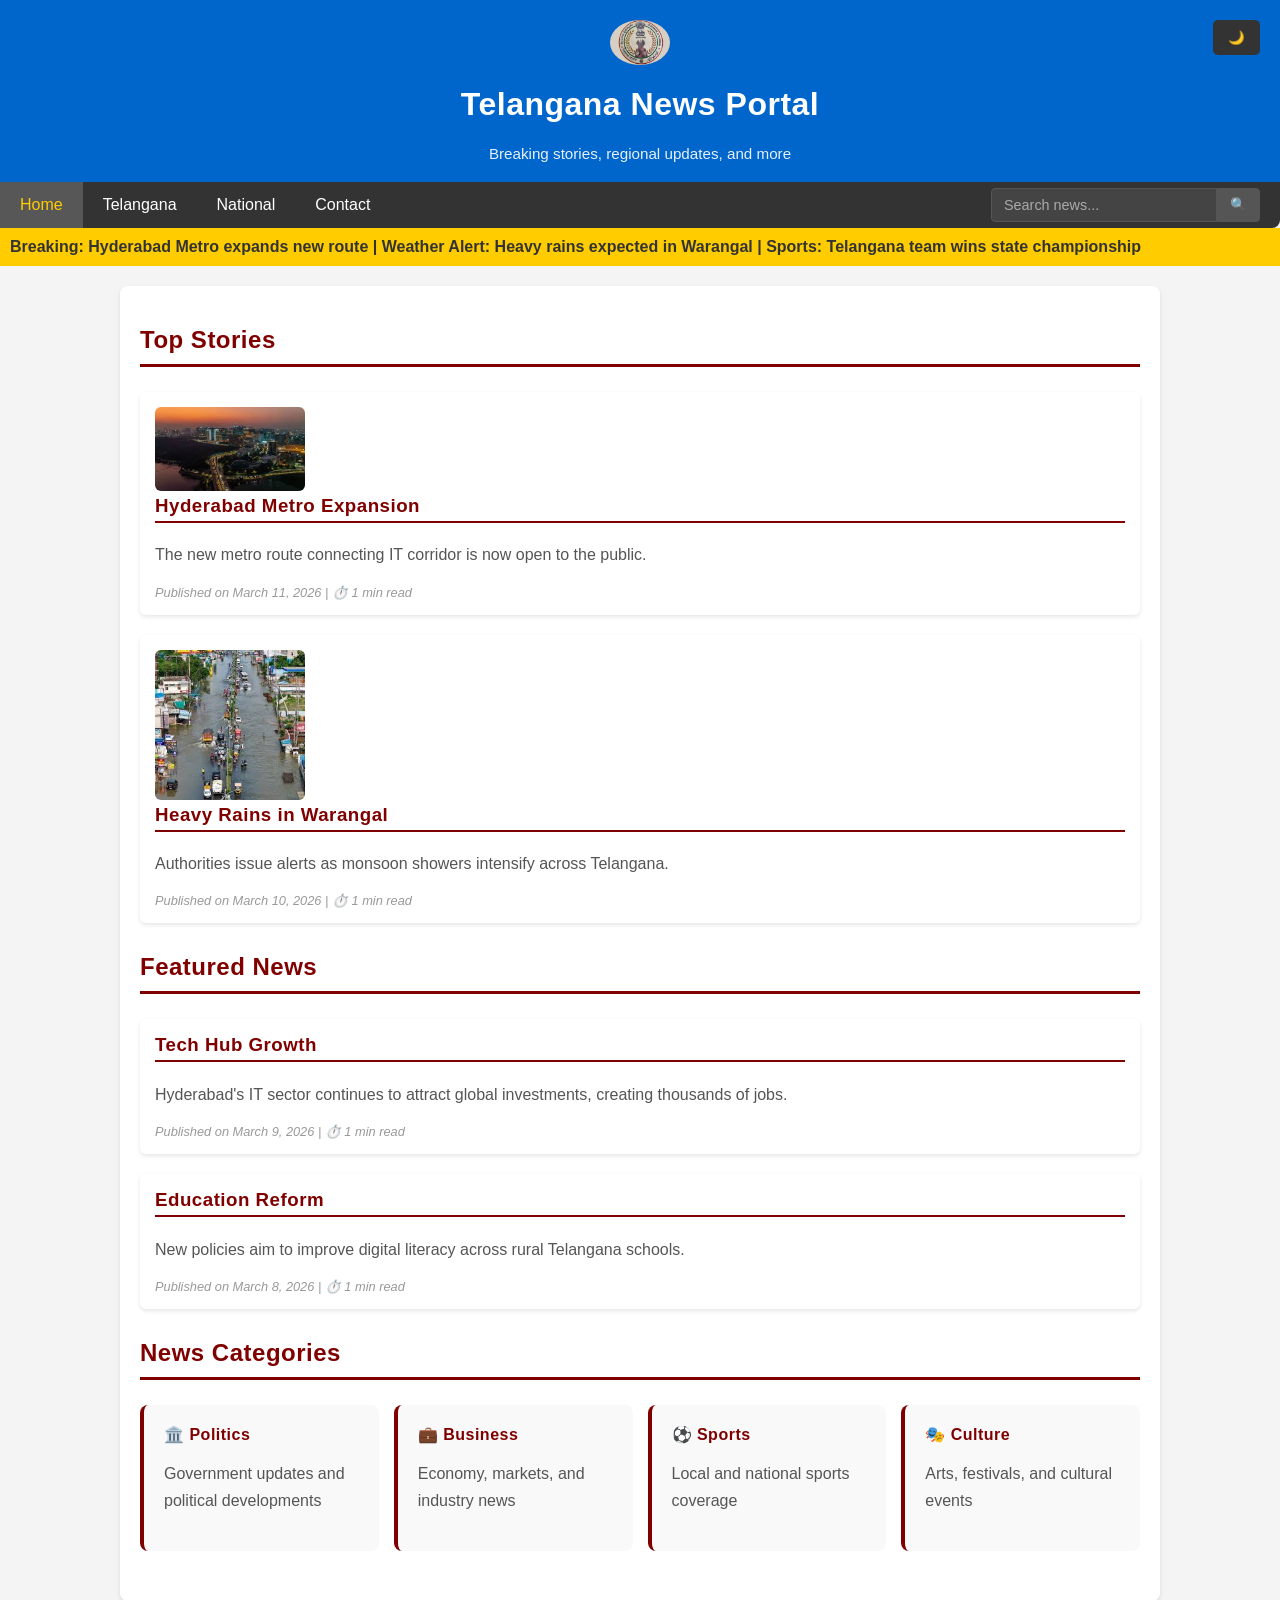
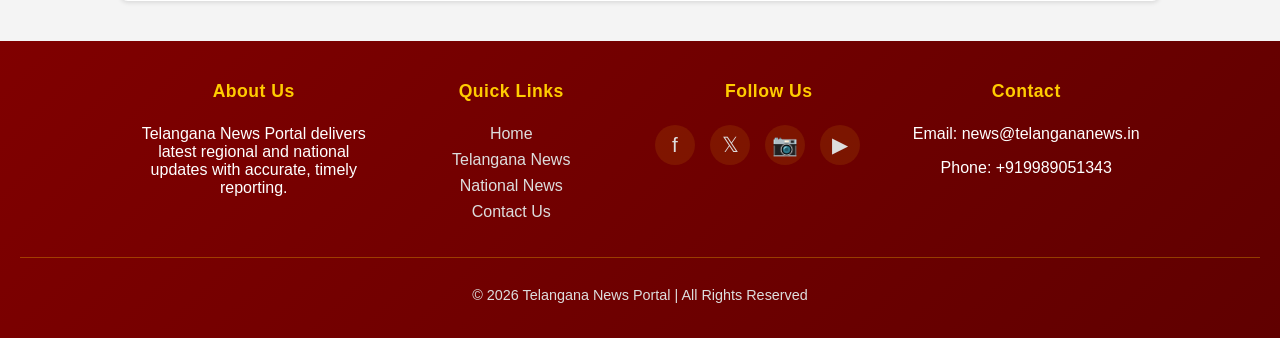
<file: index.html>
<!DOCTYPE html>
<html lang="en">
<head>
  <meta charset="UTF-8">
  <meta name="viewport" content="width=device-width, initial-scale=1.0">
  <title>Telangana News Portal</title>
  <link rel="stylesheet" href="style.css">
  <script src="script.js" defer></script>
</head>
<body>
  <header>
    <img src="telanganalogo.jpg" alt="Telangana News Logo" />
    <h1>Telangana News Portal</h1>
    <p>Breaking stories, regional updates, and more</p>
  </header>

  <nav>
    <a href="index.html">Home</a>
    <a href="telangana.html">Telangana</a>
    <a href="national.html">National</a>
    <a href="contact.html">Contact</a>
    <div class="search-box">
      <input type="text" id="searchInput" placeholder="Search news...">
      <button id="searchBtn">🔍</button>
    </div>
  </nav>

  <!-- Breaking News Ticker -->
  <div class="ticker">
    <div class="ticker-text">
      Breaking: Hyderabad Metro expands new route | 
      Weather Alert: Heavy rains expected in Warangal | 
      Sports: Telangana team wins state championship
    </div>
  </div>

  <main>
    <section id="top-stories">
      <h2>Top Stories</h2>
      <article>
        <img src="hyderabad city.jpg" alt="Hyderabad city view">
        <h3>Hyderabad Metro Expansion</h3>
        <p>The new metro route connecting IT corridor is now open to the public.</p>
        <small>Published on March 11, 2026</small>
      </article>
      <article>
        <img src="warangal rains.jpg" alt="Warangal rains">
        <h3>Heavy Rains in Warangal</h3>
        <p>Authorities issue alerts as monsoon showers intensify across Telangana.</p>
        <small>Published on March 10, 2026</small>
      </article>
    </section>

    <section id="featured">
      <h2>Featured News</h2>
      <article>
        <h3>Tech Hub Growth</h3>
        <p>Hyderabad's IT sector continues to attract global investments, creating thousands of jobs.</p>
        <small>Published on March 9, 2026</small>
      </article>
      <article>
        <h3>Education Reform</h3>
        <p>New policies aim to improve digital literacy across rural Telangana schools.</p>
        <small>Published on March 8, 2026</small>
      </article>
    </section>

    <section id="categories">
      <h2>News Categories</h2>
      <div class="category-grid">
        <div class="category-card">
          <h4>🏛️ Politics</h4>
          <p>Government updates and political developments</p>
        </div>
        <div class="category-card">
          <h4>💼 Business</h4>
          <p>Economy, markets, and industry news</p>
        </div>
        <div class="category-card">
          <h4>⚽ Sports</h4>
          <p>Local and national sports coverage</p>
        </div>
        <div class="category-card">
          <h4>🎭 Culture</h4>
          <p>Arts, festivals, and cultural events</p>
        </div>
      </div>
    </section>
  </main>

  <footer>
    <div class="footer-container">
      <div class="footer-section">
        <h4>About Us</h4>
        <p>Telangana News Portal delivers latest regional and national updates with accurate, timely reporting.</p>
      </div>
      <div class="footer-section">
        <h4>Quick Links</h4>
        <ul>
          <li><a href="index.html">Home</a></li>
          <li><a href="telangana.html">Telangana News</a></li>
          <li><a href="national.html">National News</a></li>
          <li><a href="contact.html">Contact Us</a></li>
        </ul>
      </div>
      <div class="footer-section">
        <h4>Follow Us</h4>
        <div class="social-links">
          <a href="#" title="Facebook">f</a>
          <a href="#" title="Twitter">𝕏</a>
          <a href="#" title="Instagram">📷</a>
          <a href="#" title="YouTube">▶</a>
        </div>
      </div>
      <div class="footer-section">
        <h4>Contact</h4>
        <p>Email: news@telangananews.in</p>
        <p>Phone: +919989051343</p>
      </div>
    </div>
    <div class="footer-bottom">
      <p>&copy; 2026 Telangana News Portal | All Rights Reserved</p>
    </div>
  </footer>
</body>
</html>
</file>
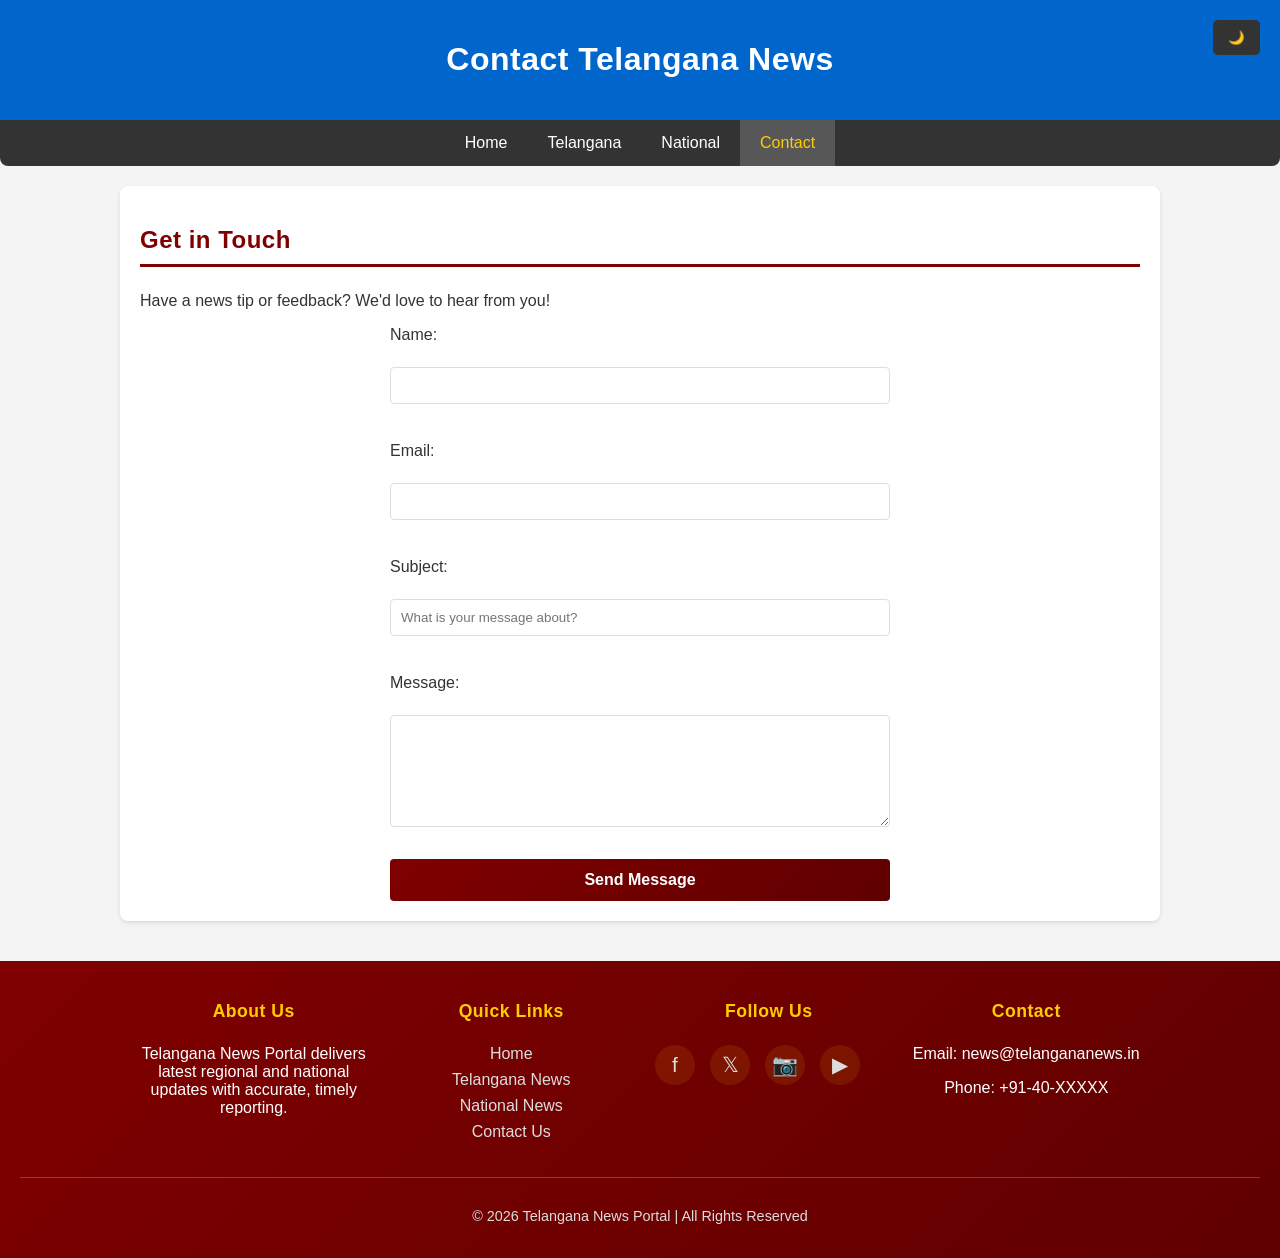
<file: contact.html>
<!DOCTYPE html>
<html lang="en">
<head>
  <meta charset="UTF-8">
  <meta name="viewport" content="width=device-width, initial-scale=1.0">
  <title>Contact Us</title>
  <link rel="stylesheet" href="style.css">
  <script src="script.js" defer></script>
</head>
<body>
  <header>
    <h1>Contact Telangana News</h1>
  </header>

  <nav>
    <a href="index.html">Home</a>
    <a href="telangana.html">Telangana</a>
    <a href="national.html">National</a>
    <a href="contact.html">Contact</a>
  </nav>

  <main>
    <h2>Get in Touch</h2>
    <p>Have a news tip or feedback? We'd love to hear from you!</p>
    <form>
      <label for="name">Name:</label><br>
      <input type="text" name="name" id="name" required><br><br>
      <label for="email">Email:</label><br>
      <input type="email" name="email" id="email" required><br><br>
      <label for="subject">Subject:</label><br>
      <input type="text" name="subject" id="subject" placeholder="What is your message about?"><br><br>
      <label for="message">Message:</label><br>
      <textarea name="message" id="message" rows="6" required></textarea><br><br>
      <button type="submit">Send Message</button>
    </form>
  </main>

  <footer>
    <div class="footer-container">
      <div class="footer-section">
        <h4>About Us</h4>
        <p>Telangana News Portal delivers latest regional and national updates with accurate, timely reporting.</p>
      </div>
      <div class="footer-section">
        <h4>Quick Links</h4>
        <ul>
          <li><a href="index.html">Home</a></li>
          <li><a href="telangana.html">Telangana News</a></li>
          <li><a href="national.html">National News</a></li>
          <li><a href="contact.html">Contact Us</a></li>
        </ul>
      </div>
      <div class="footer-section">
        <h4>Follow Us</h4>
        <div class="social-links">
          <a href="#" title="Facebook">f</a>
          <a href="#" title="Twitter">𝕏</a>
          <a href="#" title="Instagram">📷</a>
          <a href="#" title="YouTube">▶</a>
        </div>
      </div>
      <div class="footer-section">
        <h4>Contact</h4>
        <p>Email: news@telangananews.in</p>
        <p>Phone: +91-40-XXXXX</p>
      </div>
    </div>
    <div class="footer-bottom">
      <p>&copy; 2026 Telangana News Portal | All Rights Reserved</p>
    </div>
  </footer>
</body>
</html>
</file>
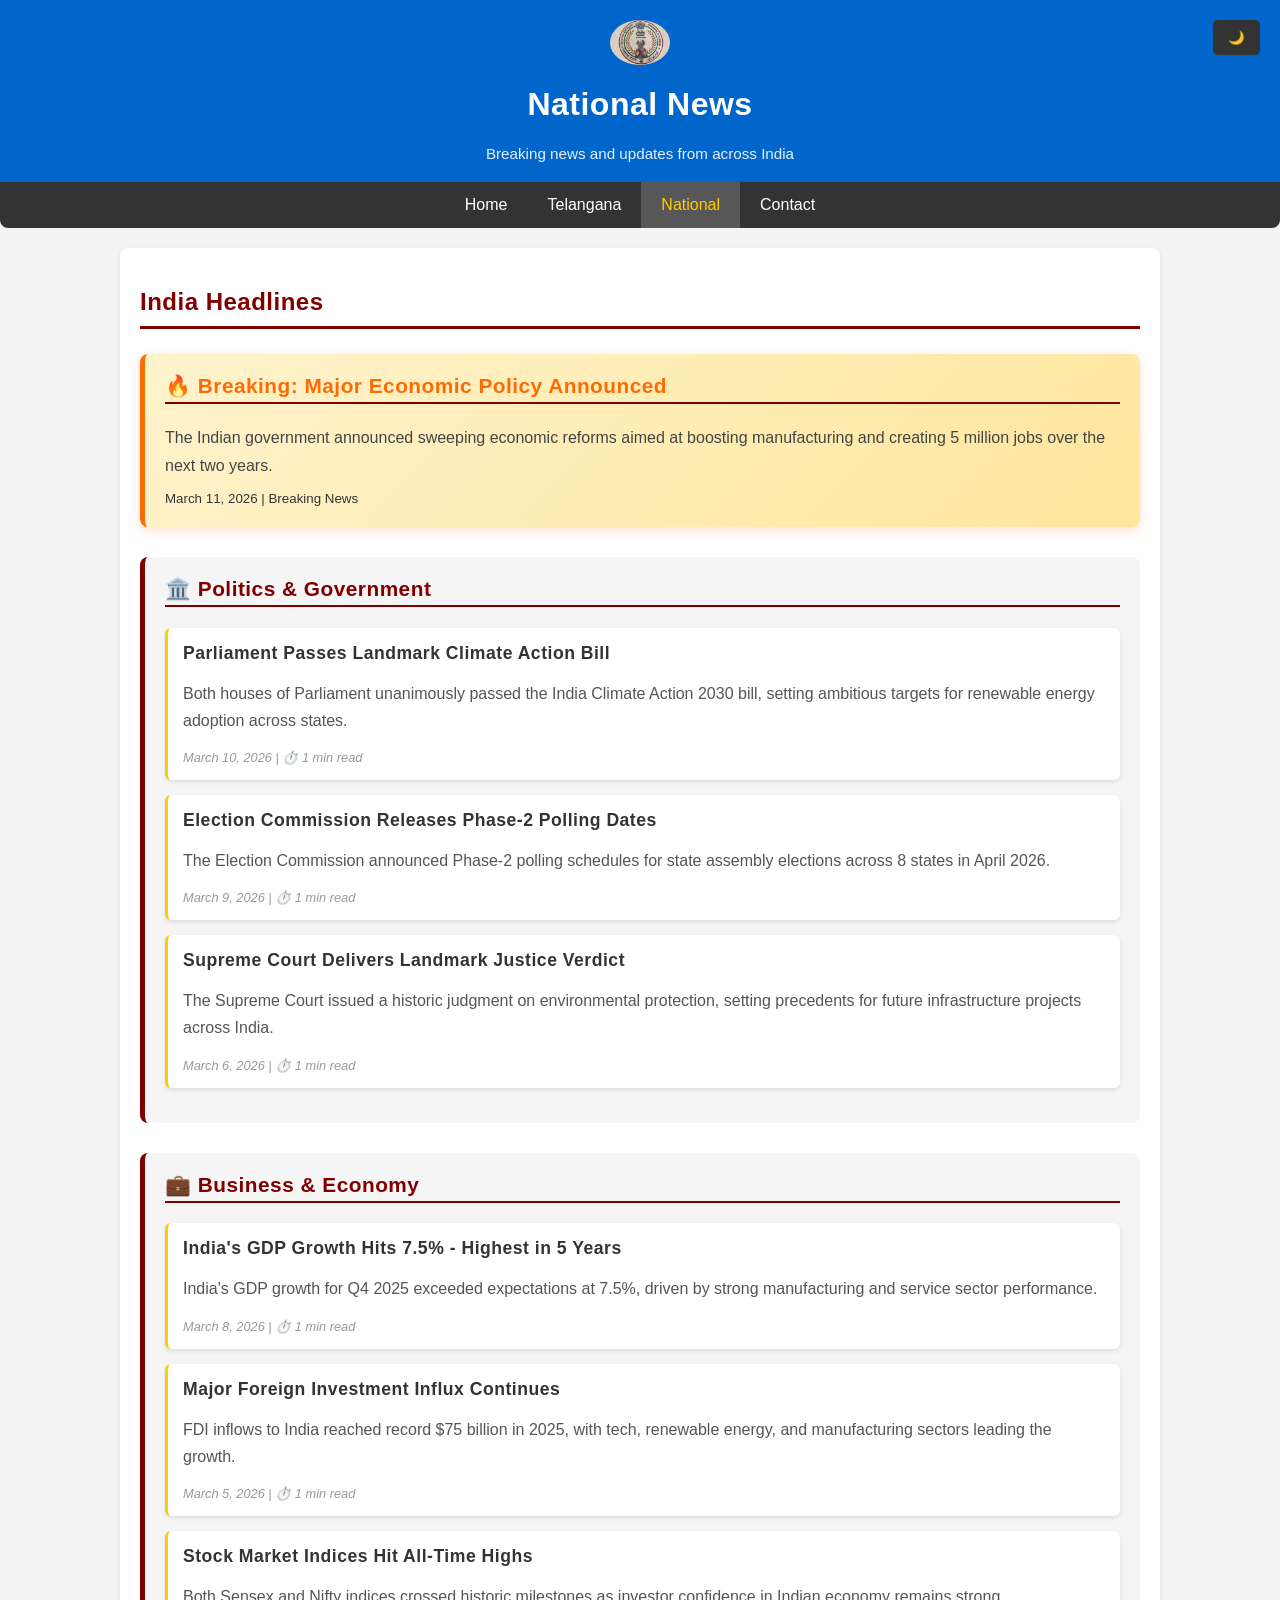
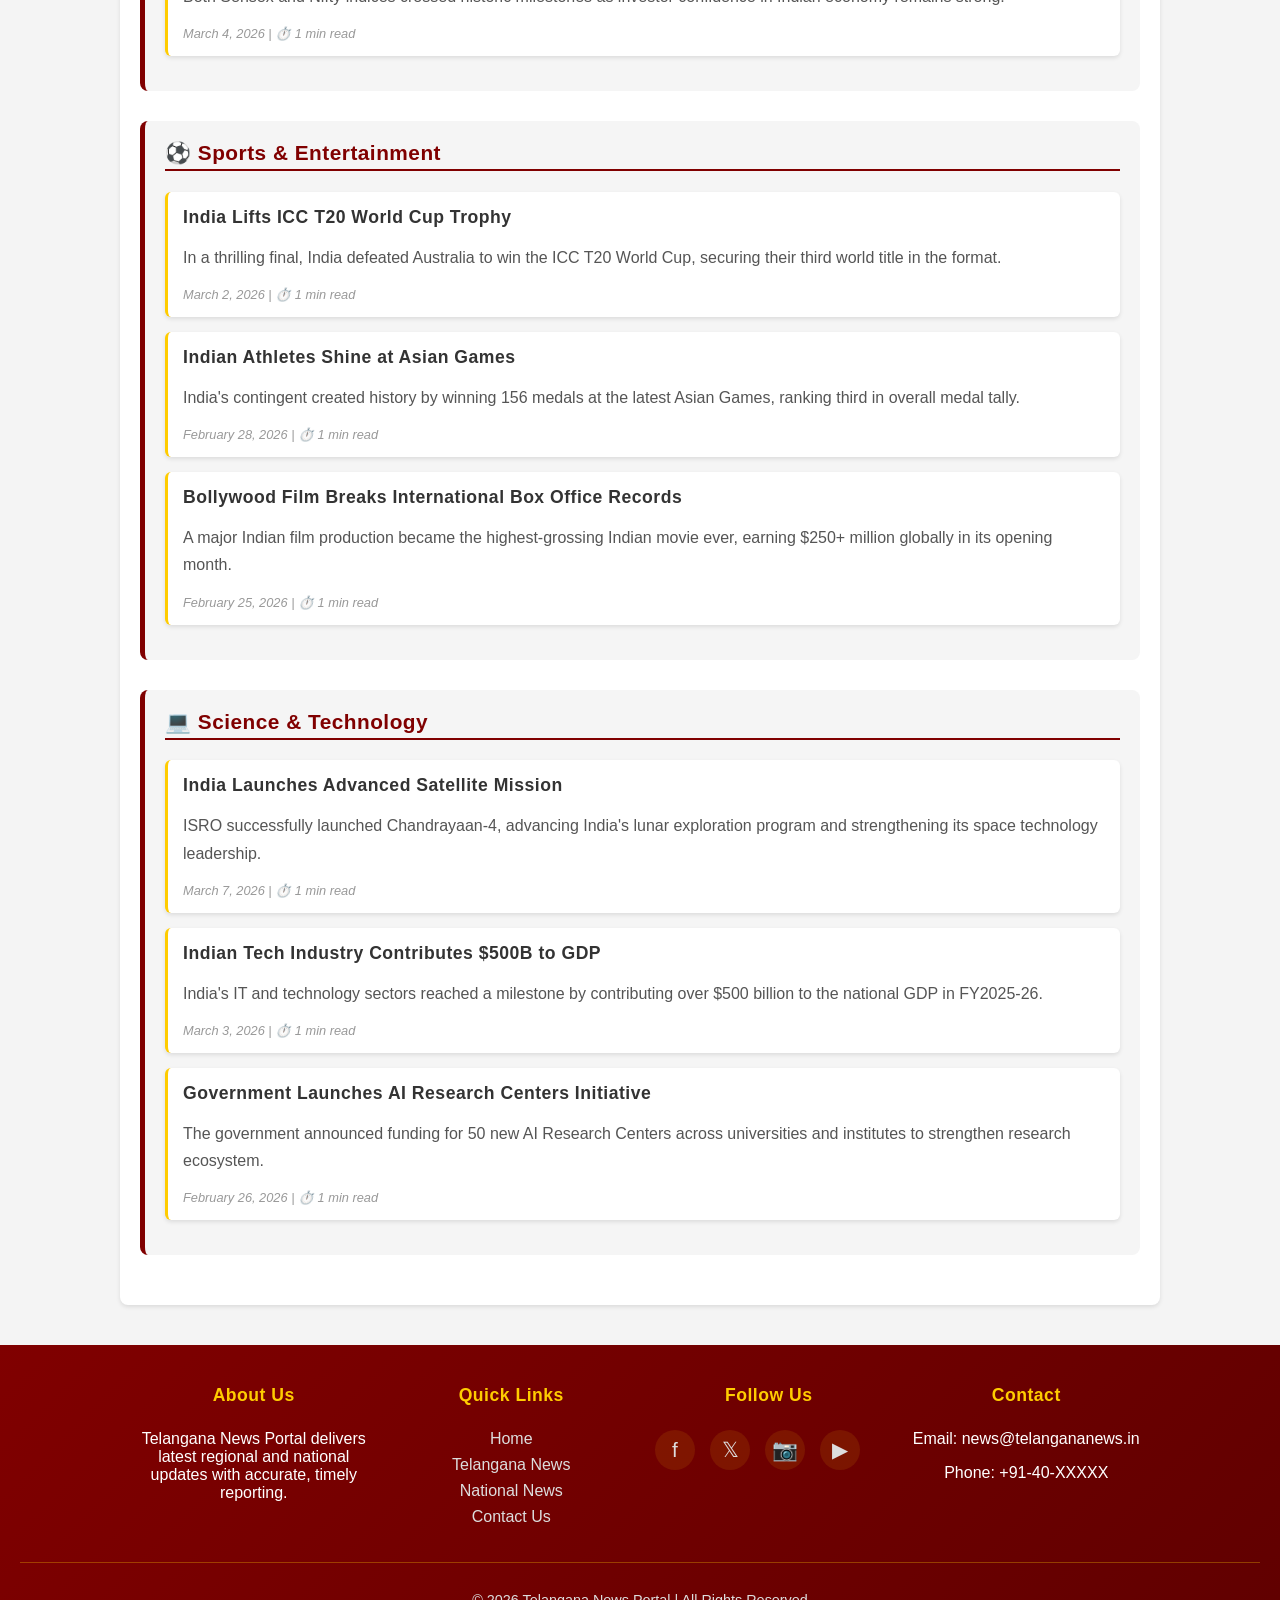
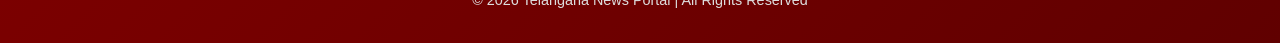
<file: national.html>
<!DOCTYPE html>
<html lang="en">
<head>
  <meta charset="UTF-8">
  <meta name="viewport" content="width=device-width, initial-scale=1.0">
  <title>National News</title>
  <link rel="stylesheet" href="style.css">
  <script src="script.js" defer></script>
</head>
<body>
  <header>
    <img src="telanganalogo.jpg" alt="Telangana News Logo" />
    <h1>National News</h1>
    <p>Breaking news and updates from across India</p>
  </header>

  <nav>
    <a href="index.html">Home</a>
    <a href="telangana.html">Telangana</a>
    <a href="national.html">National</a>
    <a href="contact.html">Contact</a>
  </nav>

  <main>
    <h2>India Headlines</h2>
    
    <section class="featured-article">
      <h3>🔥 Breaking: Major Economic Policy Announced</h3>
      <p>The Indian government announced sweeping economic reforms aimed at boosting manufacturing and creating 5 million jobs over the next two years.</p>
      <small>March 11, 2026 | Breaking News</small>
    </section>

    <section class="category-section">
      <h3>🏛️ Politics & Government</h3>
      <article>
        <h4>Parliament Passes Landmark Climate Action Bill</h4>
        <p>Both houses of Parliament unanimously passed the India Climate Action 2030 bill, setting ambitious targets for renewable energy adoption across states.</p>
        <small>March 10, 2026</small>
      </article>
      <article>
        <h4>Election Commission Releases Phase-2 Polling Dates</h4>
        <p>The Election Commission announced Phase-2 polling schedules for state assembly elections across 8 states in April 2026.</p>
        <small>March 9, 2026</small>
      </article>
      <article>
        <h4>Supreme Court Delivers Landmark Justice Verdict</h4>
        <p>The Supreme Court issued a historic judgment on environmental protection, setting precedents for future infrastructure projects across India.</p>
        <small>March 6, 2026</small>
      </article>
    </section>

    <section class="category-section">
      <h3>💼 Business & Economy</h3>
      <article>
        <h4>India's GDP Growth Hits 7.5% - Highest in 5 Years</h4>
        <p>India's GDP growth for Q4 2025 exceeded expectations at 7.5%, driven by strong manufacturing and service sector performance.</p>
        <small>March 8, 2026</small>
      </article>
      <article>
        <h4>Major Foreign Investment Influx Continues</h4>
        <p>FDI inflows to India reached record $75 billion in 2025, with tech, renewable energy, and manufacturing sectors leading the growth.</p>
        <small>March 5, 2026</small>
      </article>
      <article>
        <h4>Stock Market Indices Hit All-Time Highs</h4>
        <p>Both Sensex and Nifty indices crossed historic milestones as investor confidence in Indian economy remains strong.</p>
        <small>March 4, 2026</small>
      </article>
    </section>

    <section class="category-section">
      <h3>⚽ Sports & Entertainment</h3>
      <article>
        <h4>India Lifts ICC T20 World Cup Trophy</h4>
        <p>In a thrilling final, India defeated Australia to win the ICC T20 World Cup, securing their third world title in the format.</p>
        <small>March 2, 2026</small>
      </article>
      <article>
        <h4>Indian Athletes Shine at Asian Games</h4>
        <p>India's contingent created history by winning 156 medals at the latest Asian Games, ranking third in overall medal tally.</p>
        <small>February 28, 2026</small>
      </article>
      <article>
        <h4>Bollywood Film Breaks International Box Office Records</h4>
        <p>A major Indian film production became the highest-grossing Indian movie ever, earning $250+ million globally in its opening month.</p>
        <small>February 25, 2026</small>
      </article>
    </section>

    <section class="category-section">
      <h3>💻 Science & Technology</h3>
      <article>
        <h4>India Launches Advanced Satellite Mission</h4>
        <p>ISRO successfully launched Chandrayaan-4, advancing India's lunar exploration program and strengthening its space technology leadership.</p>
        <small>March 7, 2026</small>
      </article>
      <article>
        <h4>Indian Tech Industry Contributes $500B to GDP</h4>
        <p>India's IT and technology sectors reached a milestone by contributing over $500 billion to the national GDP in FY2025-26.</p>
        <small>March 3, 2026</small>
      </article>
      <article>
        <h4>Government Launches AI Research Centers Initiative</h4>
        <p>The government announced funding for 50 new AI Research Centers across universities and institutes to strengthen research ecosystem.</p>
        <small>February 26, 2026</small>
      </article>
    </section>
  </main>

  <footer>
    <div class="footer-container">
      <div class="footer-section">
        <h4>About Us</h4>
        <p>Telangana News Portal delivers latest regional and national updates with accurate, timely reporting.</p>
      </div>
      <div class="footer-section">
        <h4>Quick Links</h4>
        <ul>
          <li><a href="index.html">Home</a></li>
          <li><a href="telangana.html">Telangana News</a></li>
          <li><a href="national.html">National News</a></li>
          <li><a href="contact.html">Contact Us</a></li>
        </ul>
      </div>
      <div class="footer-section">
        <h4>Follow Us</h4>
        <div class="social-links">
          <a href="#" title="Facebook">f</a>
          <a href="#" title="Twitter">𝕏</a>
          <a href="#" title="Instagram">📷</a>
          <a href="#" title="YouTube">▶</a>
        </div>
      </div>
      <div class="footer-section">
        <h4>Contact</h4>
        <p>Email: news@telangananews.in</p>
        <p>Phone: +91-40-XXXXX</p>
      </div>
    </div>
    <div class="footer-bottom">
      <p>&copy; 2026 Telangana News Portal | All Rights Reserved</p>
    </div>
  </footer>
</body>
</html>
</file>
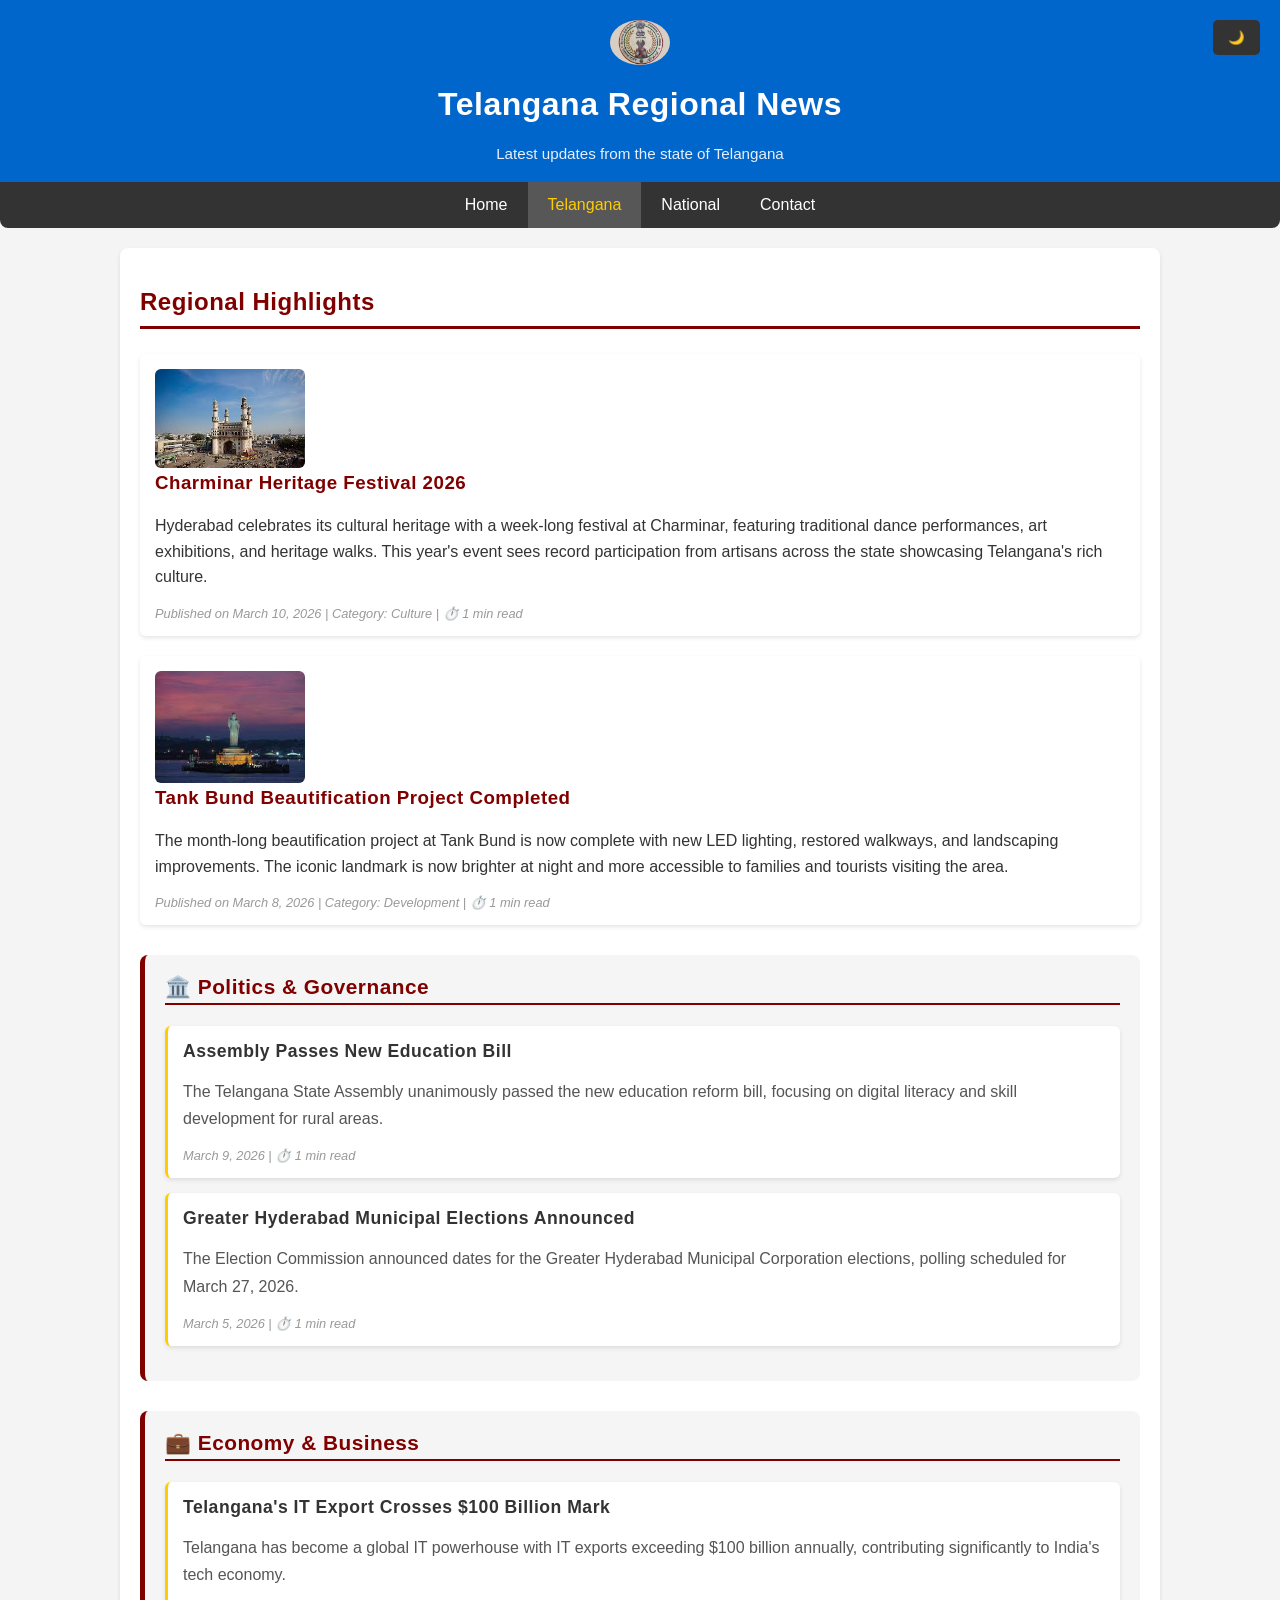
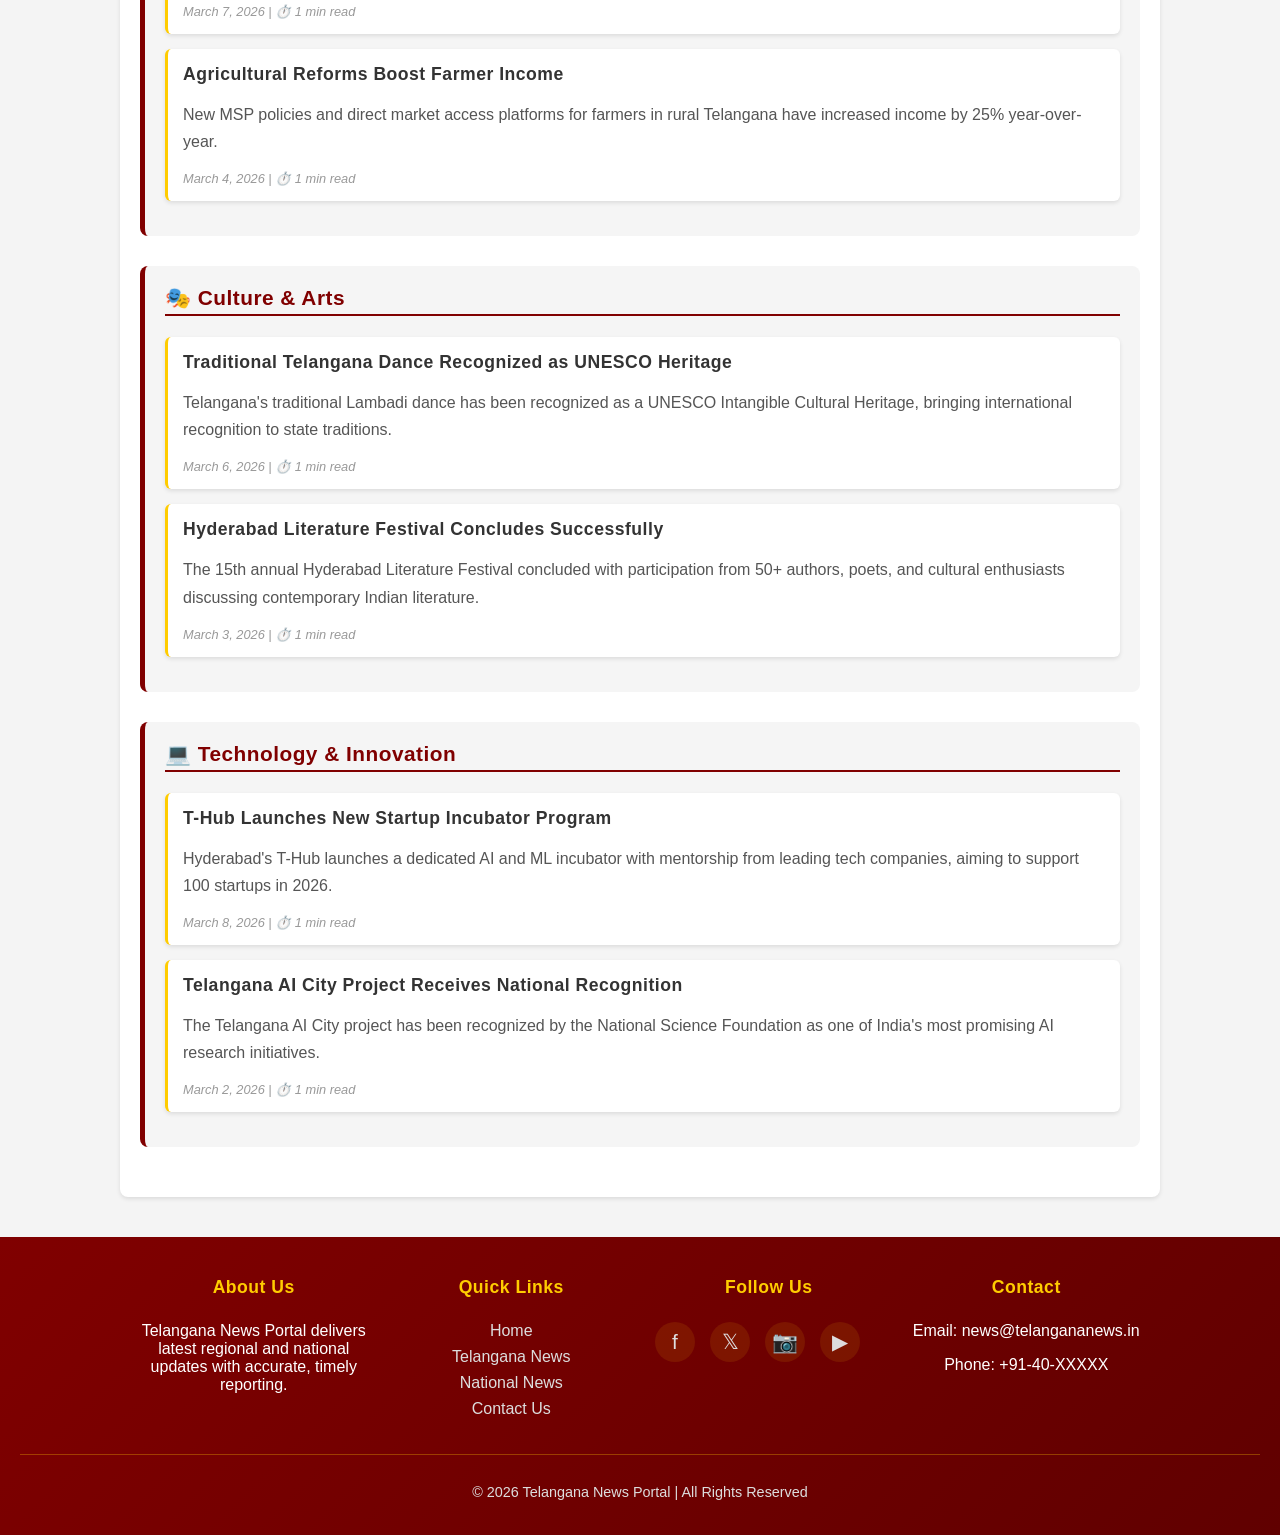
<file: telangana.html>
<!DOCTYPE html>
<html lang="en">
<head>
  <meta charset="UTF-8">
  <meta name="viewport" content="width=device-width, initial-scale=1.0">
  <title>Telangana News</title>
  <link rel="stylesheet" href="style.css">
  <script src="script.js" defer></script>
</head>
<body>
  <header>
    <img src="telanganalogo.jpg" alt="Telangana News Logo" />
    <h1>Telangana Regional News</h1>
    <p>Latest updates from the state of Telangana</p>
  </header>

  <nav>
    <a href="index.html">Home</a>
    <a href="telangana.html">Telangana</a>
    <a href="national.html">National</a>
    <a href="contact.html">Contact</a>
  </nav>

  <main>
    <h2>Regional Highlights</h2>
    
    <article>
      <img src="Charminar Hyderabad.jpg" alt="Charminar Hyderabad">
      <h3>Charminar Heritage Festival 2026</h3>
      <p>Hyderabad celebrates its cultural heritage with a week-long festival at Charminar, featuring traditional dance performances, art exhibitions, and heritage walks. This year's event sees record participation from artisans across the state showcasing Telangana's rich culture.</p>
      <small>Published on March 10, 2026 | Category: Culture</small>
    </article>

    <article>
      <img src="Tank Bund Hyderabad.jpg" alt="Tank Bund Hyderabad">
      <h3>Tank Bund Beautification Project Completed</h3>
      <p>The month-long beautification project at Tank Bund is now complete with new LED lighting, restored walkways, and landscaping improvements. The iconic landmark is now brighter at night and more accessible to families and tourists visiting the area.</p>
      <small>Published on March 8, 2026 | Category: Development</small>
    </article>

    <section class="category-section">
      <h3>🏛️ Politics & Governance</h3>
      <article>
        <h4>Assembly Passes New Education Bill</h4>
        <p>The Telangana State Assembly unanimously passed the new education reform bill, focusing on digital literacy and skill development for rural areas.</p>
        <small>March 9, 2026</small>
      </article>
      <article>
        <h4>Greater Hyderabad Municipal Elections Announced</h4>
        <p>The Election Commission announced dates for the Greater Hyderabad Municipal Corporation elections, polling scheduled for March 27, 2026.</p>
        <small>March 5, 2026</small>
      </article>
    </section>

    <section class="category-section">
      <h3>💼 Economy & Business</h3>
      <article>
        <h4>Telangana's IT Export Crosses $100 Billion Mark</h4>
        <p>Telangana has become a global IT powerhouse with IT exports exceeding $100 billion annually, contributing significantly to India's tech economy.</p>
        <small>March 7, 2026</small>
      </article>
      <article>
        <h4>Agricultural Reforms Boost Farmer Income</h4>
        <p>New MSP policies and direct market access platforms for farmers in rural Telangana have increased income by 25% year-over-year.</p>
        <small>March 4, 2026</small>
      </article>
    </section>

    <section class="category-section">
      <h3>🎭 Culture & Arts</h3>
      <article>
        <h4>Traditional Telangana Dance Recognized as UNESCO Heritage</h4>
        <p>Telangana's traditional Lambadi dance has been recognized as a UNESCO Intangible Cultural Heritage, bringing international recognition to state traditions.</p>
        <small>March 6, 2026</small>
      </article>
      <article>
        <h4>Hyderabad Literature Festival Concludes Successfully</h4>
        <p>The 15th annual Hyderabad Literature Festival concluded with participation from 50+ authors, poets, and cultural enthusiasts discussing contemporary Indian literature.</p>
        <small>March 3, 2026</small>
      </article>
    </section>

    <section class="category-section">
      <h3>💻 Technology & Innovation</h3>
      <article>
        <h4>T-Hub Launches New Startup Incubator Program</h4>
        <p>Hyderabad's T-Hub launches a dedicated AI and ML incubator with mentorship from leading tech companies, aiming to support 100 startups in 2026.</p>
        <small>March 8, 2026</small>
      </article>
      <article>
        <h4>Telangana AI City Project Receives National Recognition</h4>
        <p>The Telangana AI City project has been recognized by the National Science Foundation as one of India's most promising AI research initiatives.</p>
        <small>March 2, 2026</small>
      </article>
    </section>
  </main>

  <footer>
    <div class="footer-container">
      <div class="footer-section">
        <h4>About Us</h4>
        <p>Telangana News Portal delivers latest regional and national updates with accurate, timely reporting.</p>
      </div>
      <div class="footer-section">
        <h4>Quick Links</h4>
        <ul>
          <li><a href="index.html">Home</a></li>
          <li><a href="telangana.html">Telangana News</a></li>
          <li><a href="national.html">National News</a></li>
          <li><a href="contact.html">Contact Us</a></li>
        </ul>
      </div>
      <div class="footer-section">
        <h4>Follow Us</h4>
        <div class="social-links">
          <a href="#" title="Facebook">f</a>
          <a href="#" title="Twitter">𝕏</a>
          <a href="#" title="Instagram">📷</a>
          <a href="#" title="YouTube">▶</a>
        </div>
      </div>
      <div class="footer-section">
        <h4>Contact</h4>
        <p>Email: news@telangananews.in</p>
        <p>Phone: +91-40-XXXXX</p>
      </div>
    </div>
    <div class="footer-bottom">
      <p>&copy; 2026 Telangana News Portal | All Rights Reserved</p>
    </div>
  </footer>
</body>
</html>
</file>
<file: style.css>
body { font-family: Arial, sans-serif; margin: 0; background: #f4f4f4; }
header { background: #0066cc; color: white; padding: 20px; text-align: center; }

header p {
  margin: 5px 0 0 0;
  font-size: 0.95em;
  opacity: 0.9;
}
nav { background: #333; display: flex; justify-content: center; align-items: center; }
nav a { color: white; padding: 14px 20px; text-decoration: none; }
nav a:hover { background: #575757; }

.search-box {
  display: flex;
  margin-left: auto;
  margin-right: 20px;
}

.search-box input {
  padding: 8px 12px;
  border: 1px solid #555;
  border-radius: 4px 0 0 4px;
  width: 200px;
  background: #444;
  color: white;
  font-size: 0.9em;
}

.search-box input::placeholder {
  color: #aaa;
}

.search-box button {
  background: #555;
  border: 1px solid #555;
  border-radius: 0 4px 4px 0;
  color: white;
  padding: 8px 12px;
  cursor: pointer;
  transition: all 0.3s;
}

.search-box button:hover {
  background: #700;
}
.ticker { background: #ffcc00; overflow: hidden; white-space: nowrap; }
.ticker-text { display: inline-block; padding: 10px; animation: scroll 15s linear infinite; }
@keyframes scroll { from { transform: translateX(100%);} to { transform: translateX(-100%);} }
@keyframes fadeIn {
  from { opacity: 0; transform: translateY(-10px); }
  to { opacity: 1; transform: translateY(0); }
}
main { max-width: 1000px; margin: 20px auto; padding: 20px; background: white; border-radius: 8px; }
article { margin-bottom: 20px; }
article img {
  /* make images smaller instead of spanning full width */
  width: 150px;
  max-width: 100%;
  border-radius: 6px;
}
footer { background: #800000; color: white; text-align: center; padding: 10px; margin-top: 20px; }

/* Additional styling */
header img {
  max-height: 60px;
  max-width: 60px;
  display: block;
  margin: 0 auto 10px;
  border-radius: 50%; /* make the logo circular */
  object-fit: cover; /* ensure it stays square */
}

form { max-width: 500px; margin: 0 auto; }
form label { display: block; margin-top: 10px; margin-bottom: 5px; font-weight: 500; color: #333; }
form input, form textarea { 
  width: 100%; 
  padding: 10px; 
  margin-bottom: 10px;
  border: 1px solid #ddd;
  border-radius: 4px;
  font-family: Arial, sans-serif;
  box-sizing: border-box;
  transition: border-color 0.3s;
}
form input:focus, form textarea:focus {
  outline: none;
  border-color: #800000;
  box-shadow: 0 0 5px rgba(128,0,0,0.3);
}
form button { 
  background: linear-gradient(135deg, #800000 0%, #600000 100%);
  color: white; 
  border: none; 
  cursor: pointer;
  font-weight: 600;
  font-size: 1em;
  transition: all 0.3s;
  border-radius: 4px;
  padding: 12px;
  width: 100%;
}
form button:hover { 
  background: linear-gradient(135deg, #a00000 0%, #800000 100%);
  transform: translateY(-2px);
  box-shadow: 0 4px 8px rgba(0,0,0,0.2);
}

@media (max-width: 600px) {
  nav { flex-direction: column; }
  nav a { text-align: center; }
  .search-box { 
    width: 100%;
    margin: 10px 0;
    justify-content: center;
  }
  .search-box input {
    width: 150px;
  }
  header { padding: 15px; }
  header h1 { font-size: 1.5em; }
  main { padding: 15px; }
  .footer-container {
    grid-template-columns: 1fr;
  }
}

/* refinements: article and nav enhancements */
article h3 { color: #800000; margin-top: 0; }
article p { line-height: 1.6; }
section h3 { border-bottom: 2px solid #800000; padding-bottom: 4px; }

nav a.active, nav a:hover { background: #575757; color: #ffcc00; }

.ticker { font-weight: bold; }

/* subtle shadows */
main, article { box-shadow: 0 2px 4px rgba(0,0,0,0.1); }

/* further enhancements */
body { color: #333; }
header { position: relative; }
nav { border-radius: 0 0 8px 8px; }

article h3:hover { text-decoration: underline; }

/* make ticker sticky to top */
.ticker { position: sticky; top: 0; z-index: 1000; }

/* transitions and animations */
* { transition: background-color 0.3s, color 0.3s ease; }

/* back to top button styling */
#backToTop {
  font-size: 18px;
  width: 50px;
  height: 50px;
  border-radius: 50%;
  box-shadow: 0 4px 6px rgba(0,0,0,0.2);
  transition: all 0.3s ease;
}

#backToTop:hover {
  background: #a00000 !important;
  transform: scale(1.1);
}

/* article hover effect */
article {
  padding: 15px;
  border-radius: 6px;
  transition: transform 0.2s, box-shadow 0.2s;
}

article:hover {
  transform: translateY(-4px);
  box-shadow: 0 6px 12px rgba(0,0,0,0.15);
}

/* date styling */
article small {
  display: block;
  color: #777;
  font-size: 0.85em;
  margin-top: 8px;
}

/* category grid */
.category-grid {
  display: grid;
  grid-template-columns: repeat(auto-fit, minmax(200px, 1fr));
  gap: 15px;
  margin-top: 15px;
}

.category-card {
  background: #f9f9f9;
  padding: 20px;
  border-radius: 8px;
  border-left: 4px solid #800000;
  cursor: pointer;
  transition: all 0.3s ease;
}

.category-card:hover {
  background: #eee;
  transform: translateX(5px);
}

.category-card h4 {
  margin: 0 0 10px 0;
  color: #800000;
}

/* dark mode support */
@media (prefers-color-scheme: dark) {
  body { background: #222; color: #eee; }
  header, footer { background: #550000; }
  nav { background: #111; }
  nav a { color: #ddd; }
  nav a:hover, nav a.active { background: #333; color: #ffcc00; }
  main { background: #333; }
  article img { opacity: 0.9; }
  .ticker { background: #aa8800; }
  .category-card { background: #444; }
  .category-card:hover { background: #555; }
  article small { color: #aaa; }
  form input, form textarea { background: #444; color: #eee; border-color: #666; }
  .featured-article { background: #554400; }
}

/* smooth scrolling */
html {
  scroll-behavior: smooth;
}

/* improved list styling */
.footer-section ul li {
  list-style: none;
}

/* accessibility: skip to main link */
.skip-link {
  position: absolute;
  top: -40px;
  left: 0;
  background: #800000;
  color: white;
  padding: 8px;
  text-decoration: none;
  border-radius: 0 0 4px 0;
  z-index: 100;
}

.skip-link:focus {
  top: 0;
}

/* footer link styling */
footer a {
  color: #ffcc00;
  text-decoration: none;
}

footer a:hover {
  text-decoration: underline;
}

/* enhanced footer styling */
footer {
  background: linear-gradient(135deg, #800000 0%, #600000 100%);
  padding: 40px 20px 20px;
  margin-top: 40px;
}

.footer-container {
  max-width: 1000px;
  margin: 0 auto;
  display: grid;
  grid-template-columns: repeat(auto-fit, minmax(200px, 1fr));
  gap: 30px;
  margin-bottom: 20px;
}

.footer-section h4 {
  color: #ffcc00;
  margin-top: 0;
  font-size: 1.1em;
}

.footer-section ul {
  list-style: none;
  padding: 0;
}

.footer-section li {
  margin: 8px 0;
}

.footer-section a {
  color: #ddd;
  transition: color 0.3s;
}

.footer-section a:hover {
  color: #ffcc00;
}

.social-links {
  display: flex;
  gap: 15px;
  font-size: 1.3em;
}

.social-links a {
  display: inline-block;
  width: 40px;
  height: 40px;
  background: rgba(255,204,0,0.1);
  border-radius: 50%;
  display: flex;
  align-items: center;
  justify-content: center;
  transition: all 0.3s;
}

.social-links a:hover {
  background: #ffcc00;
  color: #800000;
  transform: scale(1.2);
}

.footer-bottom {
  border-top: 1px solid rgba(255,204,0,0.3);
  padding-top: 15px;
  text-align: center;
  color: #ddd;
  font-size: 0.9em;
}

/* category section styling */
.category-section {
  margin: 30px 0;
  padding: 20px;
  background: #f5f5f5;
  border-radius: 8px;
  border-left: 5px solid #800000;
}

.category-section h3 {
  color: #800000;
  margin-top: 0;
  font-size: 1.3em;
}

.category-section article {
  background: white;
  margin: 15px 0;
  padding: 15px;
  border-radius: 6px;
  border-left: 3px solid #ffcc00;
  transition: all 0.3s ease;
}

.category-section article:hover {
  box-shadow: 0 4px 8px rgba(128,0,0,0.1);
  transform: translateX(5px);
}

.category-section h4 {
  margin: 0 0 8px 0;
  color: #333;
  font-size: 1.1em;
  cursor: pointer;
}

.category-section h4:hover {
  color: #800000;
}

/* featured article */
.featured-article {
  background: linear-gradient(135deg, #fff3cd 0%, #ffe69c 100%);
  padding: 20px;
  border-radius: 8px;
  border-left: 5px solid #ff6b00;
  margin: 20px 0;
  box-shadow: 0 4px 12px rgba(255,107,0,0.2);
}

.featured-article h3 {
  color: #ff6b00;
  margin-top: 0;
  font-size: 1.3em;
}

.featured-article p {
  color: #444;
  margin: 10px 0;
}

/* improved heading typography */
h1, h2, h3, h4, h5, h6 {
  font-weight: 600;
  letter-spacing: 0.5px;
}

h2 {
  border-bottom: 3px solid #800000;
  padding-bottom: 10px;
  margin-bottom: 25px;
  color: #800000;
}

/* improved article styling */
article small {
  display: block;
  color: #999;
  font-size: 0.8em;
  margin-top: 12px;
  font-style: italic;
}

/* improved spacing */
section {
  margin-bottom: 30px;
}

section p {
  line-height: 1.7;
  color: #555;
}
</file>
